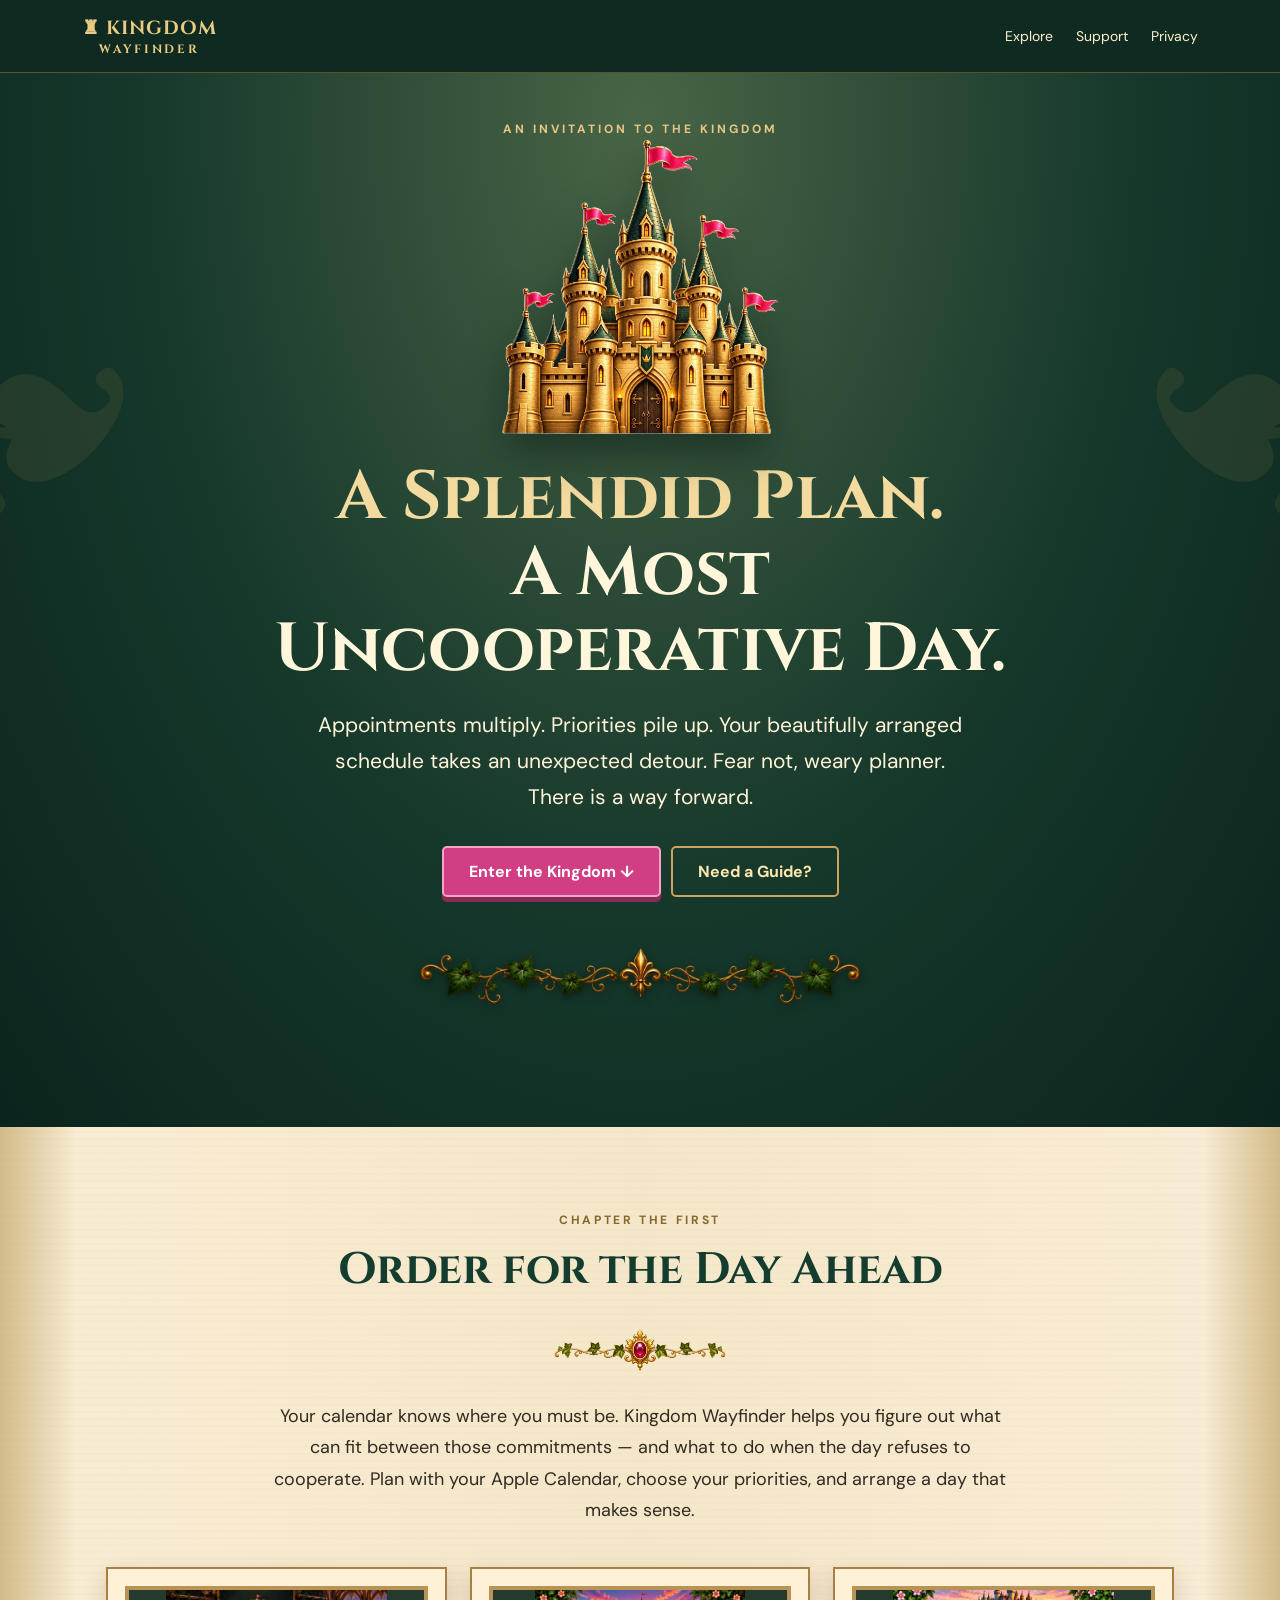
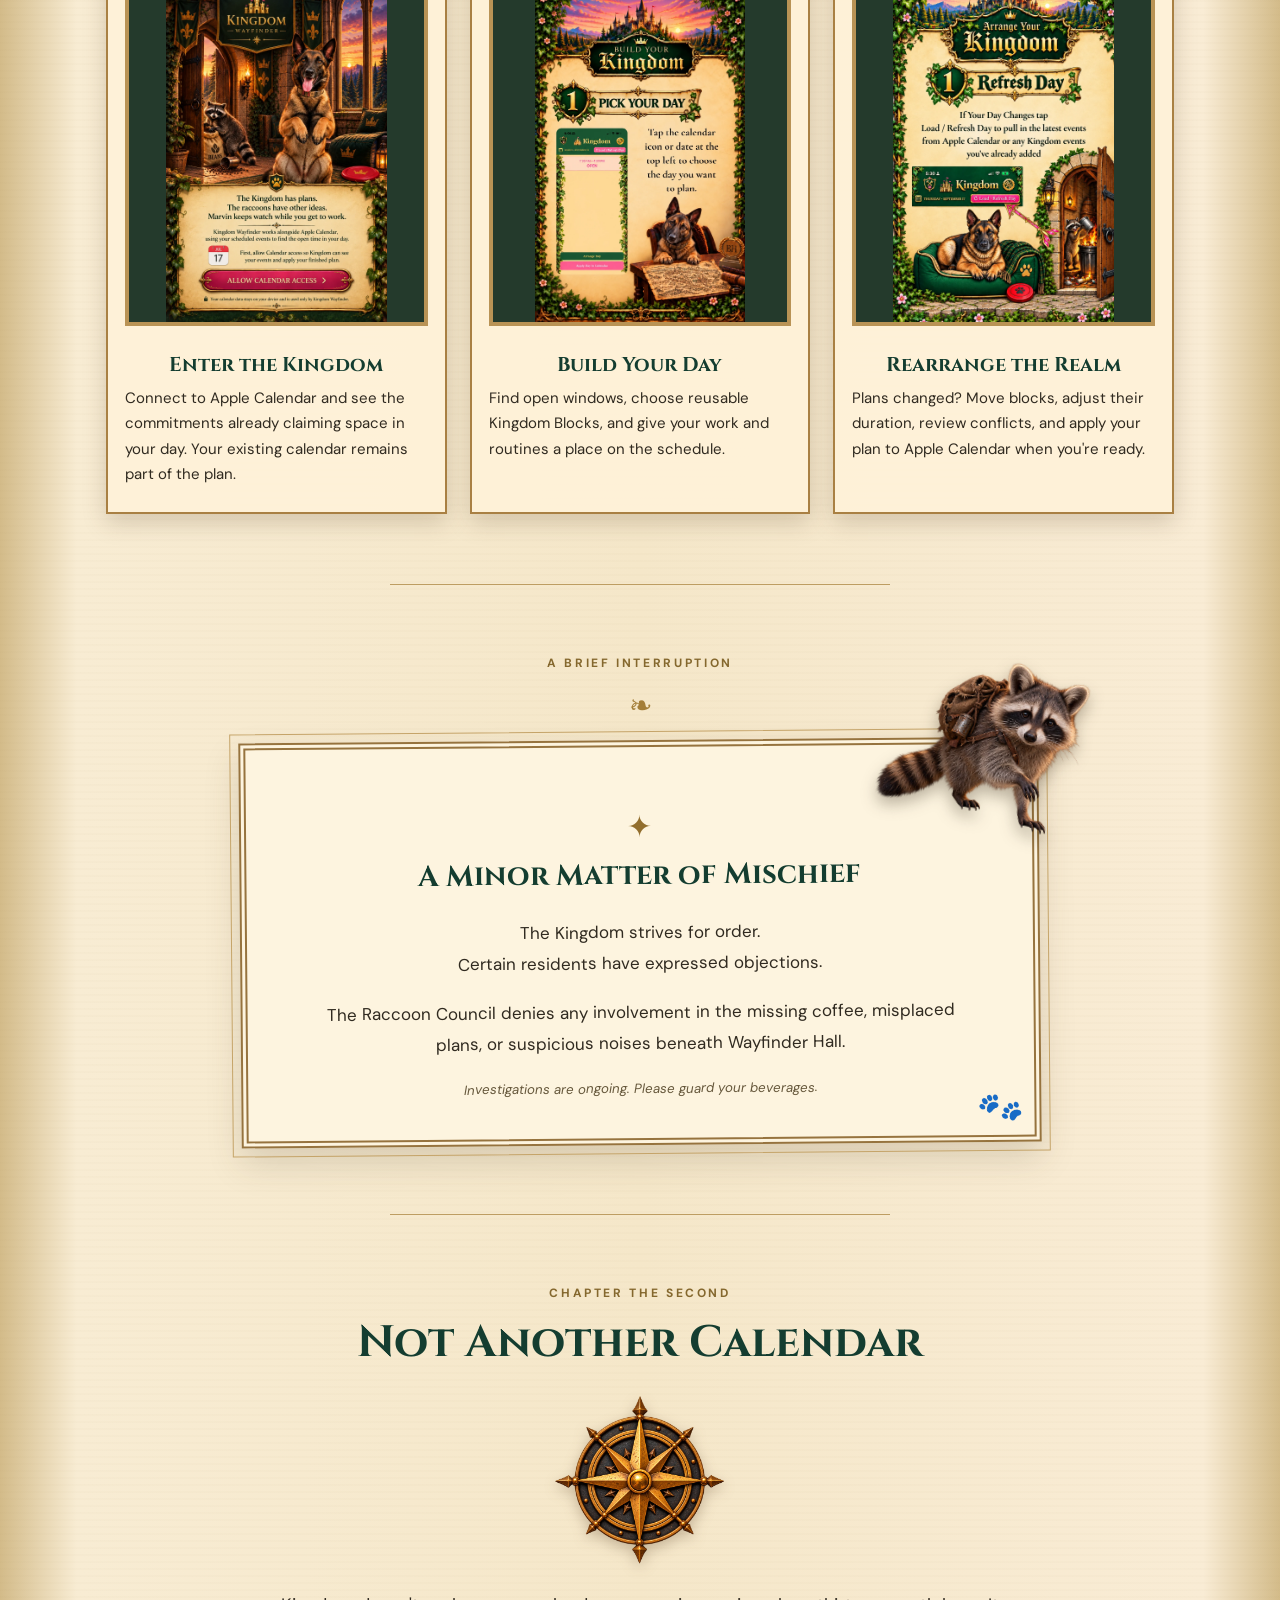
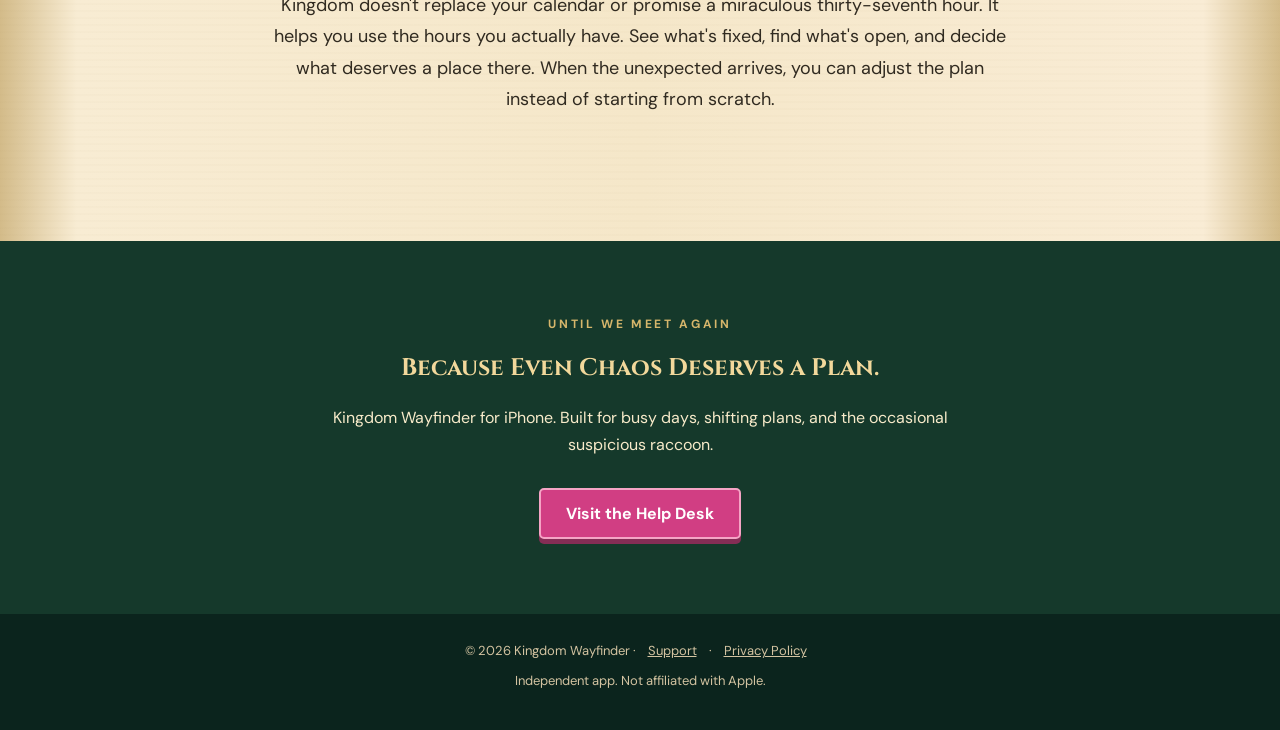
<file: index.html>
<!doctype html><html lang="en"><head><meta charset="utf-8"><meta name="viewport" content="width=device-width, initial-scale=1"><meta name="description" content="Kingdom Wayfinder helps you plan around your Apple Calendar, make room for priorities, and rearrange the day when plans change."><title>Kingdom Wayfinder — Even Chaos Deserves a Plan</title><link rel="stylesheet" href="style.css"></head><body>
<header><nav class="nav"><a class="brand" href="index.html">♜ KINGDOM <span>WAYFINDER</span></a><div class="links"><a href="#chapters">Explore</a><a href="support.html">Support</a><a href="privacy.html">Privacy</a></div></nav></header>
<section class="hero"><div class="hero-inner"><div class="eyebrow">An invitation to the Kingdom</div><img class="hero-castle" src="assets/castle.webp" alt="Kingdom castle with gold towers, green roofs and pink flags"><h1>A Splendid Plan.<br><em>A Most Uncooperative Day.</em></h1><p>Appointments multiply. Priorities pile up. Your beautifully arranged schedule takes an unexpected detour. Fear not, weary planner. There is a way forward.</p><a class="button" href="#chapters">Enter the Kingdom ↓</a><a class="button secondary" href="support.html">Need a Guide?</a><img class="hero-divider" src="assets/ivy-divider.webp" alt="" aria-hidden="true"></div></section>
<main class="book"><section class="page" id="chapters"><div class="chapter">Chapter the First</div><h2>Order for the Day Ahead</h2><img class="chapter-divider" src="assets/ruby-divider.webp" alt="" aria-hidden="true"><p class="intro">Your calendar knows where you must be. Kingdom Wayfinder helps you figure out what can fit between those commitments — and what to do when the day refuses to cooperate. Plan with your Apple Calendar, choose your priorities, and arrange a day that makes sense.</p><div class="features"><article class="feature"><img src="assets/guide-settings.webp" alt="Original Kingdom illustrated guide artwork showing the Kingdom settings hall" loading="lazy"><h3>Enter the Kingdom</h3><p>Connect to Apple Calendar and see the commitments already claiming space in your day. Your existing calendar remains part of the plan.</p></article><article class="feature"><img src="assets/guide-build.webp" alt="Original Kingdom illustrated guide artwork explaining how to pick your day" loading="lazy"><h3>Build Your Day</h3><p>Find open windows, choose reusable Kingdom Blocks, and give your work and routines a place on the schedule.</p></article><article class="feature"><img src="assets/guide-arrange.webp" alt="Original Kingdom illustrated guide artwork for arranging the day" loading="lazy"><h3>Rearrange the Realm</h3><p>Plans changed? Move blocks, adjust their duration, review conflicts, and apply your plan to Apple Calendar when you're ready.</p></article></div><hr class="rule"><div class="chapter">A Brief Interruption</div><div class="ornament">❧</div><aside class="notice" aria-label="A Minor Matter of Mischief"><img class="notice-raccoon" src="assets/raccoon-council.webp" alt="A mischievous Kingdom raccoon peeking into an official notice"><div class="seal" aria-hidden="true">✦</div><h2>A Minor Matter of Mischief</h2><p>The Kingdom strives for order.<br>Certain residents have expressed objections.</p><p>The Raccoon Council denies any involvement in the missing coffee, misplaced plans, or suspicious noises beneath Wayfinder Hall.</p><small>Investigations are ongoing. Please guard your beverages.</small><span class="paw" aria-hidden="true">🐾</span></aside><hr class="rule"><div class="chapter">Chapter the Second</div><h2>Not Another Calendar</h2><img class="compass-art" src="assets/compass.webp" alt="Kingdom Wayfinder compass rose"><p class="intro">Kingdom doesn't replace your calendar or promise a miraculous thirty-seventh hour. It helps you use the hours you actually have. See what's fixed, find what's open, and decide what deserves a place there. When the unexpected arrives, you can adjust the plan instead of starting from scratch.</p></section></main>
<section class="end"><div class="chapter" style="color:#d6b66b">Until We Meet Again</div><h2>Because Even Chaos Deserves a Plan.</h2><p>Kingdom Wayfinder for iPhone. Built for busy days, shifting plans, and the occasional suspicious raccoon.</p><a class="button" href="support.html">Visit the Help Desk</a></section><footer class="footer">© 2026 Kingdom Wayfinder · <a href="support.html">Support</a> · <a href="privacy.html">Privacy Policy</a><p>Independent app. Not affiliated with Apple.</p></footer></body></html>
</file>
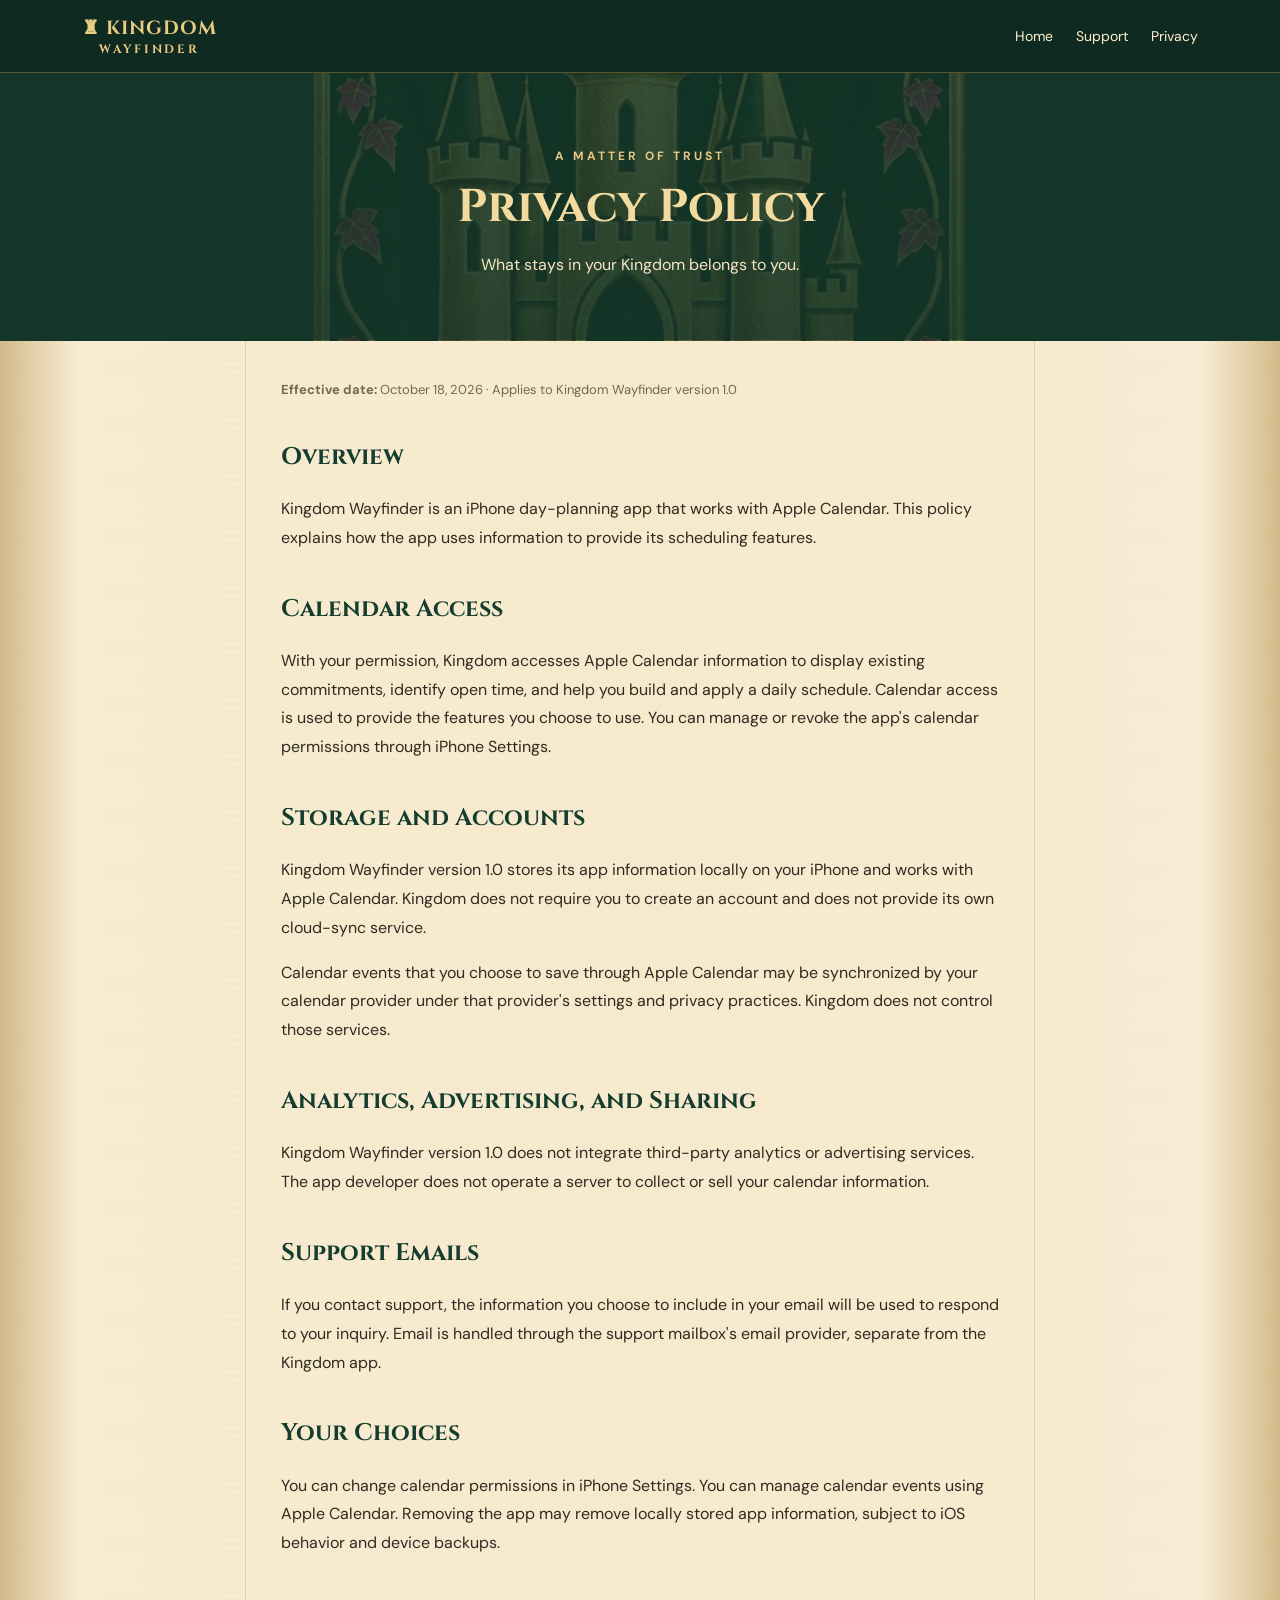
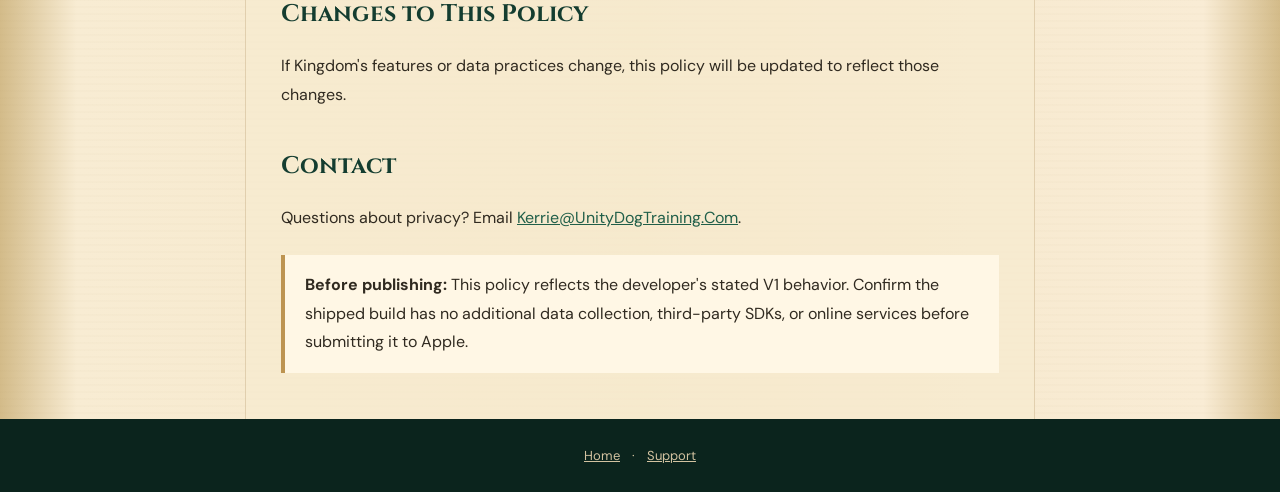
<file: privacy.html>
<!doctype html><html lang="en"><head><meta charset="utf-8"><meta name="viewport" content="width=device-width, initial-scale=1"><title>Privacy Policy — Kingdom Wayfinder</title><link rel="stylesheet" href="style.css"></head><body><header><nav class="nav"><a class="brand" href="index.html">♜ KINGDOM <span>WAYFINDER</span></a><div class="links"><a href="index.html">Home</a><a href="support.html">Support</a><a href="privacy.html">Privacy</a></div></nav></header><section class="subhero"><div class="eyebrow">A Matter of Trust</div><h1>Privacy Policy</h1><p>What stays in your Kingdom belongs to you.</p></section><main class="book"><div class="page prose"><p class="fine"><strong>Effective date:</strong> October 18, 2026 · Applies to Kingdom Wayfinder version 1.0</p><h2>Overview</h2><p>Kingdom Wayfinder is an iPhone day-planning app that works with Apple Calendar. This policy explains how the app uses information to provide its scheduling features.</p><h2>Calendar Access</h2><p>With your permission, Kingdom accesses Apple Calendar information to display existing commitments, identify open time, and help you build and apply a daily schedule. Calendar access is used to provide the features you choose to use. You can manage or revoke the app's calendar permissions through iPhone Settings.</p><h2>Storage and Accounts</h2><p>Kingdom Wayfinder version 1.0 stores its app information locally on your iPhone and works with Apple Calendar. Kingdom does not require you to create an account and does not provide its own cloud-sync service.</p><p>Calendar events that you choose to save through Apple Calendar may be synchronized by your calendar provider under that provider's settings and privacy practices. Kingdom does not control those services.</p><h2>Analytics, Advertising, and Sharing</h2><p>Kingdom Wayfinder version 1.0 does not integrate third-party analytics or advertising services. The app developer does not operate a server to collect or sell your calendar information.</p><h2>Support Emails</h2><p>If you contact support, the information you choose to include in your email will be used to respond to your inquiry. Email is handled through the support mailbox's email provider, separate from the Kingdom app.</p><h2>Your Choices</h2><p>You can change calendar permissions in iPhone Settings. You can manage calendar events using Apple Calendar. Removing the app may remove locally stored app information, subject to iOS behavior and device backups.</p><h2>Changes to This Policy</h2><p>If Kingdom's features or data practices change, this policy will be updated to reflect those changes.</p><h2>Contact</h2><p>Questions about privacy? Email <a href="mailto:Kerrie@UnityDogTraining.Com?subject=Kingdom%20Wayfinder%20Privacy">Kerrie@UnityDogTraining.Com</a>.</p><div class="note"><strong>Before publishing:</strong> This policy reflects the developer's stated V1 behavior. Confirm the shipped build has no additional data collection, third-party SDKs, or online services before submitting it to Apple.</div></div></main><footer class="footer"><a href="index.html">Home</a> · <a href="support.html">Support</a></footer></body></html>
</file>
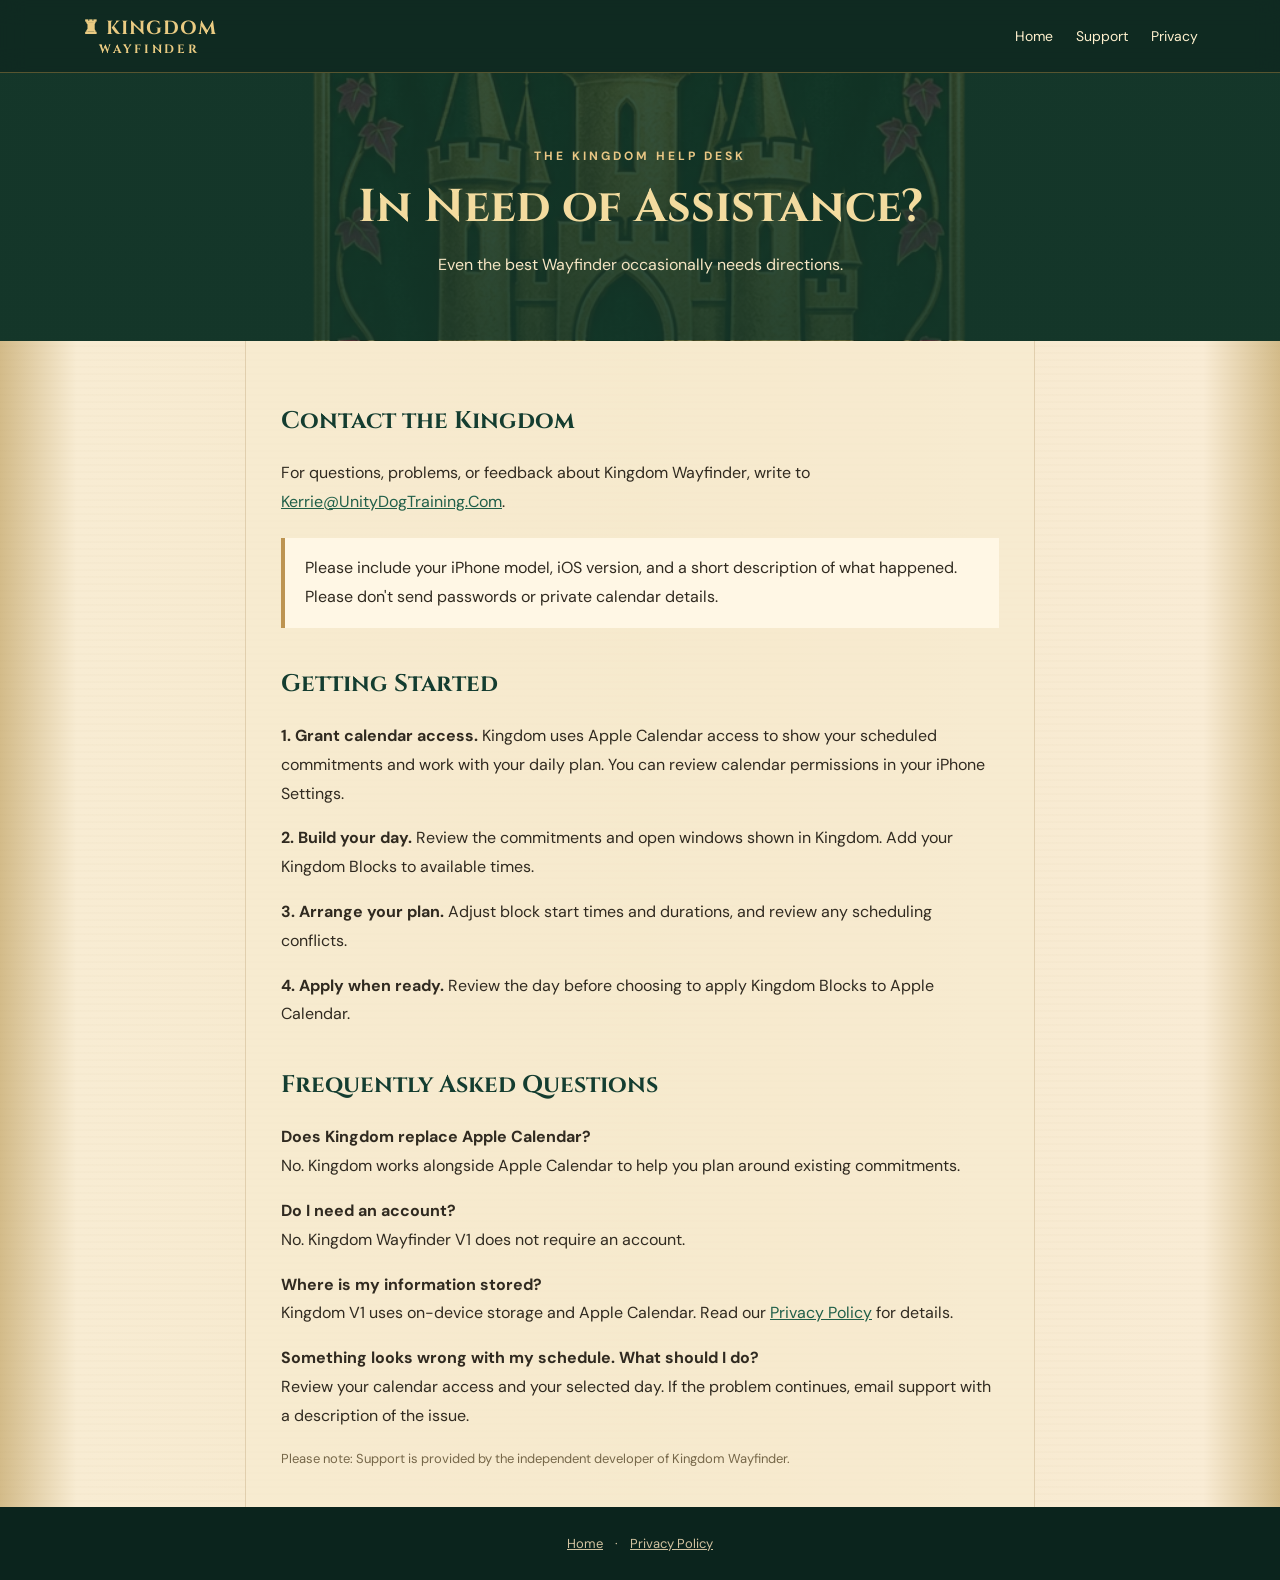
<file: support.html>
<!doctype html><html lang="en"><head><meta charset="utf-8"><meta name="viewport" content="width=device-width, initial-scale=1"><title>Support — Kingdom Wayfinder</title><link rel="stylesheet" href="style.css"></head><body><header><nav class="nav"><a class="brand" href="index.html">♜ KINGDOM <span>WAYFINDER</span></a><div class="links"><a href="index.html">Home</a><a href="support.html">Support</a><a href="privacy.html">Privacy</a></div></nav></header><section class="subhero"><div class="eyebrow">The Kingdom Help Desk</div><h1>In Need of Assistance?</h1><p>Even the best Wayfinder occasionally needs directions.</p></section><main class="book"><div class="page prose"><h2>Contact the Kingdom</h2><p>For questions, problems, or feedback about Kingdom Wayfinder, write to <a href="mailto:Kerrie@UnityDogTraining.Com?subject=Kingdom%20Wayfinder%20Support">Kerrie@UnityDogTraining.Com</a>.</p><div class="note">Please include your iPhone model, iOS version, and a short description of what happened. Please don't send passwords or private calendar details.</div><h2>Getting Started</h2><p><strong>1. Grant calendar access.</strong> Kingdom uses Apple Calendar access to show your scheduled commitments and work with your daily plan. You can review calendar permissions in your iPhone Settings.</p><p><strong>2. Build your day.</strong> Review the commitments and open windows shown in Kingdom. Add your Kingdom Blocks to available times.</p><p><strong>3. Arrange your plan.</strong> Adjust block start times and durations, and review any scheduling conflicts.</p><p><strong>4. Apply when ready.</strong> Review the day before choosing to apply Kingdom Blocks to Apple Calendar.</p><h2>Frequently Asked Questions</h2><p><strong>Does Kingdom replace Apple Calendar?</strong><br>No. Kingdom works alongside Apple Calendar to help you plan around existing commitments.</p><p><strong>Do I need an account?</strong><br>No. Kingdom Wayfinder V1 does not require an account.</p><p><strong>Where is my information stored?</strong><br>Kingdom V1 uses on-device storage and Apple Calendar. Read our <a href="privacy.html">Privacy Policy</a> for details.</p><p><strong>Something looks wrong with my schedule. What should I do?</strong><br>Review your calendar access and your selected day. If the problem continues, email support with a description of the issue.</p><p class="fine">Please note: Support is provided by the independent developer of Kingdom Wayfinder.</p></div></main><footer class="footer"><a href="index.html">Home</a> · <a href="privacy.html">Privacy Policy</a></footer></body></html>
</file>
<file: style.css>
@import url('https://fonts.googleapis.com/css2?family=Cinzel:wght@400;500;600;700&family=DM+Sans:wght@400;500;600;700&display=swap');
:root{--green:#143d30;--deep:#0b241d;--gold:#c39a49;--paper:#f7ebd0;--ink:#302a20;--pink:#df3b89}*{box-sizing:border-box}html{scroll-behavior:smooth}body{margin:0;background:#122b23;color:var(--ink);font-family:'DM Sans',sans-serif}a{color:inherit}header{position:sticky;top:0;z-index:5;background:#102a22ee;backdrop-filter:blur(12px);border-bottom:1px solid #b58d4570;color:#fff1ce}.nav{max-width:1160px;margin:auto;display:flex;align-items:center;justify-content:space-between;padding:15px 22px;gap:20px}.brand{text-decoration:none;font-family:Cinzel,serif;font-weight:700;letter-spacing:.05em;color:#eacb82;font-size:19px}.brand span{font-size:12px;display:block;text-align:center;letter-spacing:.23em}.links{display:flex;gap:23px;align-items:center;font-size:14px}.links a{text-decoration:none}.links a:hover{color:#f3c674}.hero{min-height:610px;position:relative;overflow:hidden;background:radial-gradient(ellipse at 50% 15%,#315d45 0,#16382b 52%,#0b241d 100%);color:#fff4d8;text-align:center;display:flex;align-items:center;justify-content:center;padding:80px 20px 95px}.hero:before,.hero:after{content:'❧';position:absolute;font-size:310px;opacity:.09;color:#d4a952;top:15%;transform:rotate(-35deg)}.hero:before{left:-100px}.hero:after{right:-100px;transform:scaleX(-1) rotate(-35deg)}.hero-inner{max-width:840px;position:relative;z-index:1}.eyebrow{letter-spacing:.25em;text-transform:uppercase;color:#e9c785;font-size:12px;font-weight:700}.crest{font-size:52px;margin:20px 0 5px}.hero h1,h1,h2,h3{font-family:Cinzel,Georgia,serif}h1{font-size:clamp(36px,6vw,68px);line-height:1.12;margin:18px 0 20px;color:#f3db9f}h1 em{font-style:normal;color:#fff6dc}.hero p{font-size:clamp(17px,2.1vw,21px);line-height:1.7;max-width:650px;margin:0 auto 30px}.button{display:inline-block;text-decoration:none;background:#d13e83;border:2px solid #f5a4c5;color:white;padding:13px 25px;border-radius:5px;font-weight:700;box-shadow:0 5px 0 #852d55;transition:transform .2s}.button:hover{transform:translateY(-3px)}.button.secondary{background:transparent;border-color:#caa45e;box-shadow:none;color:#ffe7ad;margin-left:10px}.book{background:linear-gradient(90deg,#d3bb89 0%,#f8ecd3 6%,#f5e7c9 50%,#f9ecd5 94%,#d3bb89 100%);position:relative}.book:before{content:'';position:absolute;inset:0;pointer-events:none;opacity:.16;background-image:repeating-linear-gradient(0deg,transparent 0px,transparent 5px,#a28a58 6px,transparent 7px)}.page{position:relative;max-width:1120px;margin:auto;padding:85px 26px}.chapter{text-align:center;font-size:12px;letter-spacing:.22em;text-transform:uppercase;color:#85682e;font-weight:700}.page h2{font-size:clamp(28px,4vw,44px);color:var(--green);text-align:center;margin:12px auto 22px}.intro{font-size:18px;line-height:1.75;text-align:center;max-width:750px;margin:0 auto 40px}.ornament{text-align:center;color:#a47e38;font-size:28px;margin:16px}.features{display:grid;grid-template-columns:repeat(3,1fr);gap:23px}.feature{background:#fff8e8;border:1px solid #b9995a;padding:17px 17px 24px;box-shadow:0 7px 20px #513e2020}.feature img{width:100%;height:340px;object-fit:contain;background:#243a2c;border:4px solid #e1c68d}.feature h3{font-size:20px;color:var(--green);text-align:center;margin:20px 0 8px}.feature p{font-size:15px;line-height:1.7;margin:0}.rule{border:0;border-top:1px solid #bd9d62;max-width:500px;margin:70px auto}.notice{position:relative;margin:0 auto;max-width:800px;background:#fdf4df;border:7px double #96733e;outline:1px solid #c5a469;outline-offset:8px;text-align:center;padding:40px 55px;box-shadow:0 15px 35px #493e282b;transform:rotate(-.5deg)}.notice .seal{font-size:44px}.notice h2{font-size:29px}.notice p{line-height:1.85;font-size:17px}.notice small{font-style:italic;color:#66583c}.notice .paw{position:absolute;right:14px;bottom:5px;font-size:34px;transform:rotate(-23deg)}.end{background:#15392b;color:#f8ebca;text-align:center;padding:75px 20px}.end h2{color:#f2d89b}.end p{line-height:1.7;max-width:680px;margin:15px auto 30px}.footer{background:#0b241d;color:#d3c3a1;text-align:center;padding:28px 20px;font-size:13px}.footer a{margin:0 9px}.subhero{padding:75px 20px 50px;background:#16382b;text-align:center;color:#f6e6c4}.subhero h1{font-size:46px}.prose{max-width:790px;margin:auto;line-height:1.8;font-size:16px}.prose h2{text-align:left;font-size:24px;margin:35px 0 8px}.prose a{color:#205f49}.fine{font-size:13px;color:#766749}.note{background:#fff7e5;border-left:4px solid #bd9451;padding:16px 20px;margin:22px 0}@media(max-width:760px){.features{grid-template-columns:1fr;max-width:460px;margin:auto}.feature img{height:390px}.links{gap:11px;font-size:12px}.brand{font-size:14px}.brand span{font-size:10px}.notice{padding:25px 20px}.page{padding:65px 18px}.hero{min-height:540px}.button.secondary{margin:15px 0 0}.subhero h1{font-size:34px}}

/* Illustrated storybook edition: the original supplied assets are retained in assets/. */
.hero{padding-top:48px;background:radial-gradient(ellipse at 50% 5%,#496547 0,#16382b 55%,#0b241d 100%)}
.hero-castle{display:block;width:min(410px,75vw);max-height:310px;object-fit:contain;object-position:bottom;margin:0 auto -5px;filter:drop-shadow(0 18px 22px #050e0a77)}
.hero-divider{display:block;width:min(480px,85%);max-height:110px;object-fit:contain;margin:25px auto 0;filter:drop-shadow(0 3px 5px #070e0888)}
.book:before{opacity:.05}
.chapter-divider{display:block;width:min(430px,85%);height:70px;object-fit:contain;margin:-6px auto 16px}
.feature{background:#fff2d9e8;border:2px solid #a98043;box-shadow:0 8px 22px #4b341b35}
.feature img{border-color:#b99355}
.notice{padding-top:62px;overflow:visible}
.notice-raccoon{position:absolute;width:clamp(115px,21vw,205px);height:auto;right:-54px;top:-100px;filter:drop-shadow(0 8px 8px #30231655);transform:rotate(9deg)}
.notice .seal{font-family:Georgia,serif;font-size:30px;color:#926e2d}
.compass-art{display:block;width:min(190px,45vw);margin:10px auto 22px;filter:drop-shadow(0 5px 7px #5c432b50)}
.subhero{background-image:linear-gradient(#143629d9,#143629e8),url('assets/castle-banner.webp');background-position:center;background-size:cover}
.prose{background:#f7ebd0a8;padding:24px 35px;border-left:1px solid #9e7b473f;border-right:1px solid #9e7b473f}
@media(max-width:760px){.hero-castle{max-height:250px}.notice-raccoon{right:-10px;top:-85px;width:120px}.notice{margin-top:65px;padding-top:45px}.prose{padding:20px 12px}}
</file>
